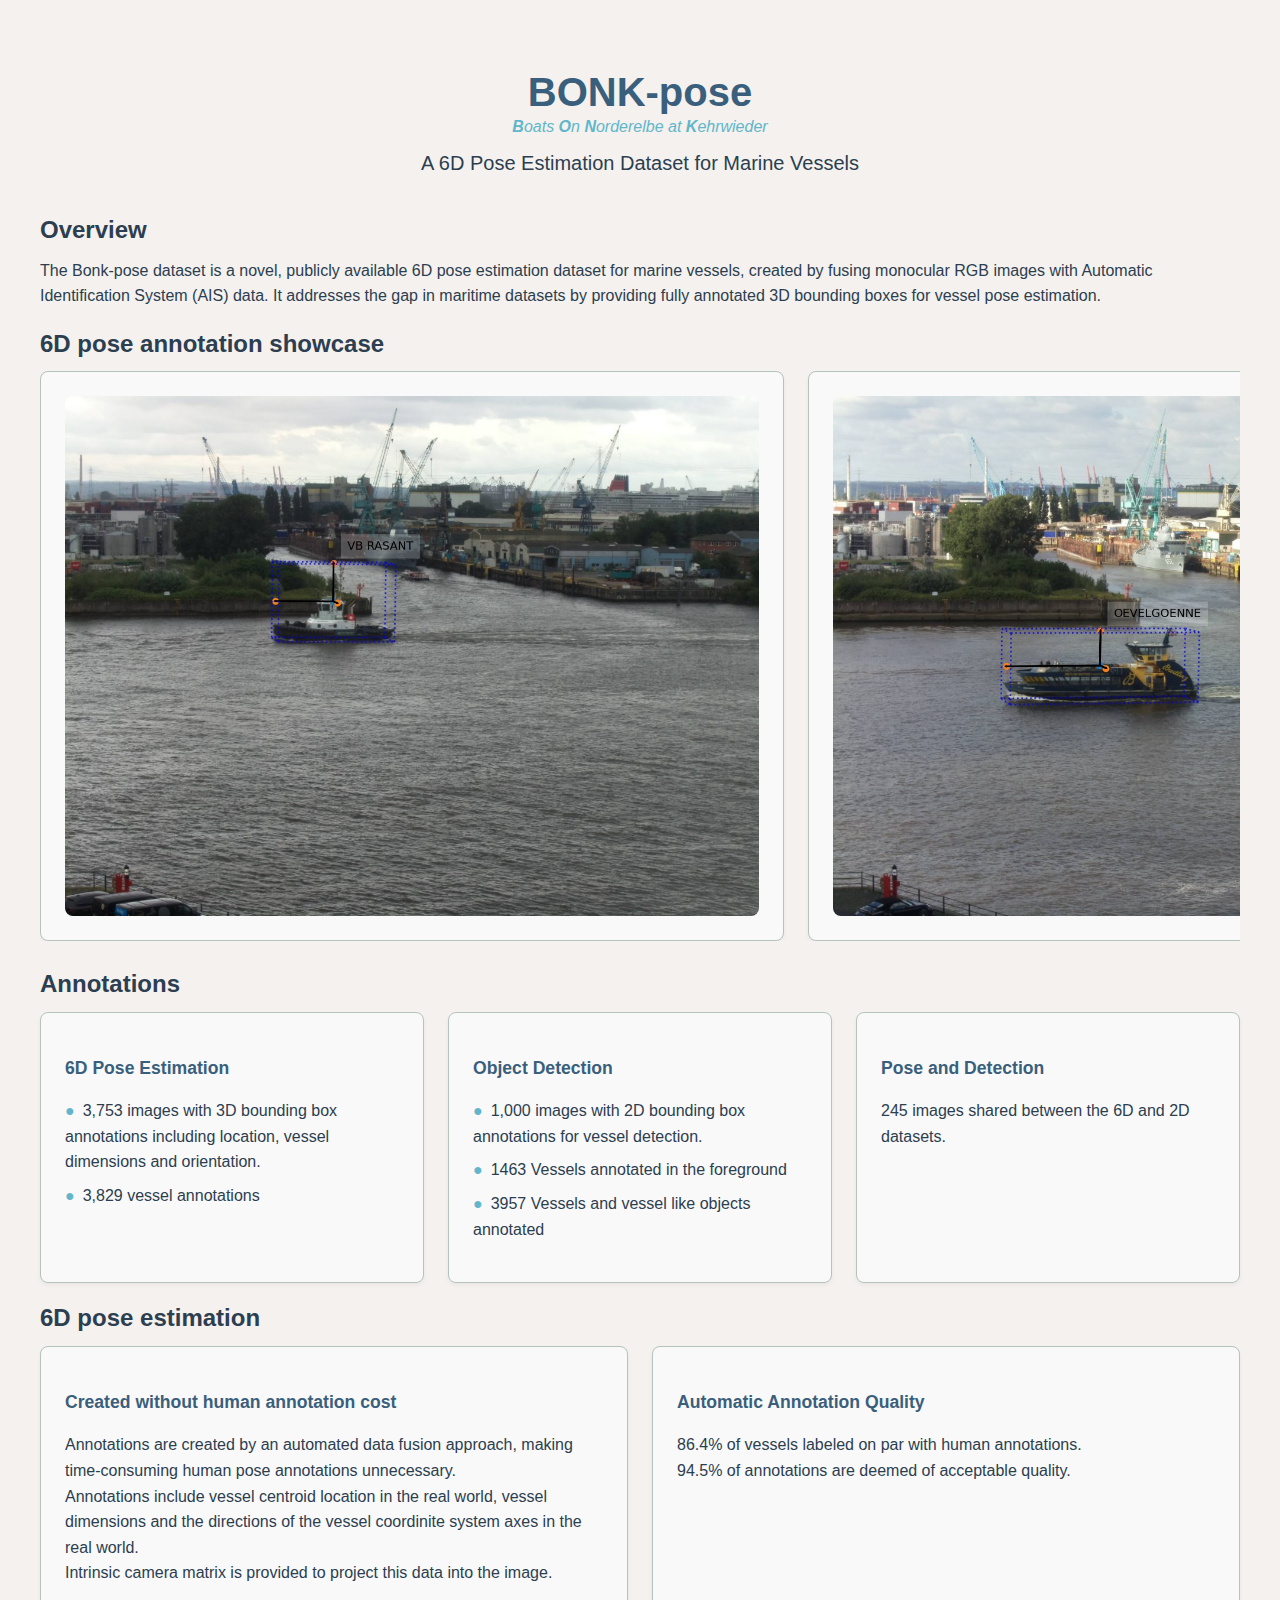
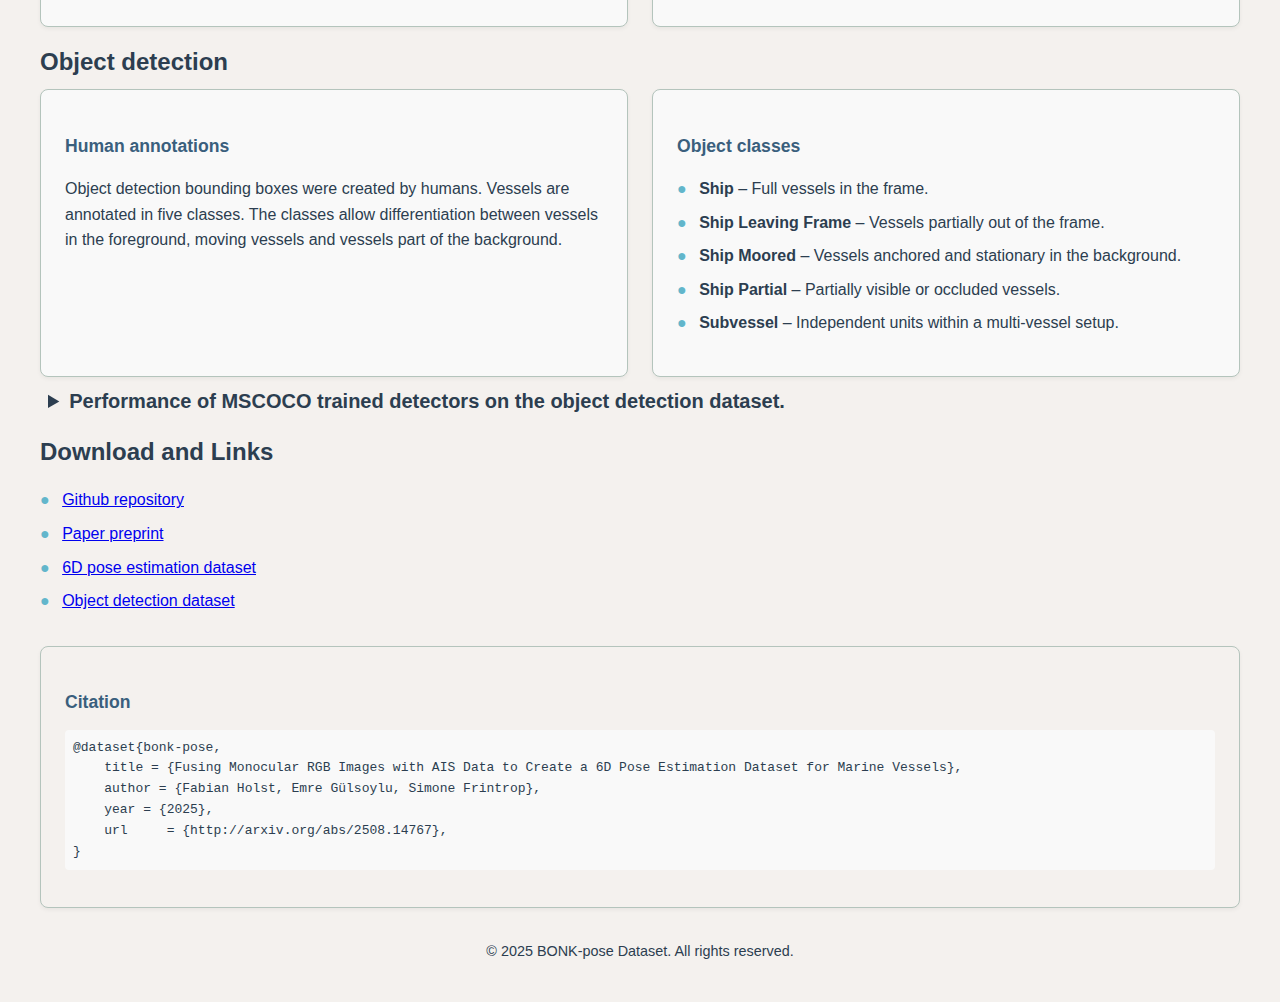
<file: www/index.html>
<!-- index.html -->
<!DOCTYPE html>
<html lang="en">

<head>
    <meta charset="UTF-8" />
    <meta name="viewport" content="width=device-width, initial-scale=1.0" />
    <title>Bonk-pose Dataset</title>
    <link rel="stylesheet" href="css/styles.css" />
    <link rel="icon" href="assets/icons/favicon.ico" />
</head>

<body>
    <div class="dataset-intro">
        <header class="dataset-intro__header">
            <div class="dataset-dataset-intro__header_logo_and_title">
                <a href="/BONK-pose">
                    <img src="assets/icons/Logo.svg" alt="BONK-pose Logo" class="dataset-intro__logo" />
                </a>
                <div>
                    <h1 class="dataset-intro__title">BONK-pose</h1>
                    <p class="dataset-intro__abbreviation"><b>B</b>oats <b>O</b>n <b>N</b>orderelbe at <b>K</b>ehrwieder
                    </p>
                </div>
            </div>
            <p class="dataset-intro__subtitle">A 6D Pose Estimation Dataset for Marine Vessels</p>
        </header>

        <section>
            <h2 class="dataset-intro__section-title">Overview</h2>
            <p class="dataset-intro__section-text">
                The Bonk-pose dataset is a novel, publicly available 6D pose estimation dataset for marine vessels,
                created by fusing monocular RGB images with Automatic Identification System (AIS) data. It addresses the
                gap in maritime datasets by providing fully annotated 3D bounding boxes for vessel pose estimation.
            </p>
        </section>

        <section>
            <h2 class="dataset-intro__section-title">6D pose annotation showcase</h2>
            <div class="dataset-intro__image-grid">
                <div class="dataset-intro__card">
                    <div class="dataset-intro__image-container">
                        <img src="assets/images/6D_dataset_result_samples/1.jpeg" alt="Image 1"
                            class="dataset-intro__card-image">
                    </div>
                </div>
                <div class="dataset-intro__card">
                    <div class="dataset-intro__image-container">
                        <img src="assets/images/6D_dataset_result_samples/2.jpeg" alt="Image 2"
                            class="dataset-intro__card-image">
                    </div>
                </div>
                <div class="dataset-intro__card">
                    <div class="dataset-intro__image-container">
                        <img src="assets/images/6D_dataset_result_samples/3.jpeg" alt="Image 3"
                            class="dataset-intro__card-image" loading="lazy">
                    </div>
                </div>
                <div class="dataset-intro__card">
                    <div class="dataset-intro__image-container">
                        <img src="assets/images/6D_dataset_result_samples/4.jpeg" alt="Image 4"
                            class="dataset-intro__card-image" loading="lazy">
                    </div>
                </div>
                <div class="dataset-intro__card">
                    <div class="dataset-intro__image-container">
                        <img src="assets/images/6D_dataset_result_samples/6.jpeg" alt="Image 6"
                            class="dataset-intro__card-image" loading="lazy">
                    </div>
                </div>
                <div class="dataset-intro__card">
                    <div class="dataset-intro__image-container">
                        <img src="assets/images/6D_dataset_result_samples/7.jpeg" alt="Image 7"
                            class="dataset-intro__card-image" loading="lazy">
                    </div>
                </div>
                <div class="dataset-intro__card">
                    <div class="dataset-intro__image-container">
                        <img src="assets/images/6D_dataset_result_samples/8.jpeg" alt="Image 8"
                            class="dataset-intro__card-image" loading="lazy">
                    </div>
                </div>
                <div class="dataset-intro__card">
                    <div class="dataset-intro__image-container">
                        <img src="assets/images/6D_dataset_result_samples/9.jpeg" alt="Image 9"
                            class="dataset-intro__card-image" loading="lazy">
                    </div>
                </div>
                <div class="dataset-intro__card">
                    <div class="dataset-intro__image-container">
                        <img src="assets/images/6D_dataset_result_samples/10.jpeg" alt="Image 10"
                            class="dataset-intro__card-image" loading="lazy">
                    </div>
                </div>
                <div class="dataset-intro__card">
                    <div class="dataset-intro__image-container">
                        <img src="assets/images/6D_dataset_result_samples/11.jpeg" alt="Image 11"
                            class="dataset-intro__card-image " loading="lazy">
                    </div>
                </div>
            </div>
        </section>

        <section>
            <h2 class="dataset-intro__section-title">Annotations</h2>
            <div class="dataset-intro__cards-grid">
                <div class="dataset-intro__card">
                    <h3 class="dataset-intro__card-title">6D Pose Estimation</h3>
                    <ul class="dataset-intro__list">
                        <li class="dataset-intro__list-item">3,753 images with 3D bounding box annotations including
                            location, vessel dimensions and orientation.</li>
                        <li class="dataset-intro__list-item">3,829 vessel annotations</li>
                    </ul>
                </div>
                <div class="dataset-intro__card">
                    <h3 class="dataset-intro__card-title">Object Detection</h3>
                    <ul class="dataset-intro__list">
                        <li class="dataset-intro__list-item">1,000 images with 2D bounding box annotations for vessel
                            detection.</li>
                        <li class="dataset-intro__list-item">1463 Vessels annotated in the foreground</li>
                        <li class="dataset-intro__list-item">3957 Vessels and vessel like objects annotated</li>
                    </ul>
                </div>
                <div class="dataset-intro__card">
                    <h3 class="dataset-intro__card-title">Pose and Detection</h3>
                    <p class="dataset-intro__card-text">245 images shared between the 6D and 2D datasets.</p>
                </div>
            </div>
        </section>

        <section>
            <h2 class="dataset-intro__section-title">6D pose estimation</h2>
            <div class="dataset-intro__cards-grid">
                <div class="dataset-intro__card">
                    <h3 class="dataset-intro__card-title">Created without human annotation cost</h3>
                    <p class="dataset-intro__card-text">Annotations are created by an automated data fusion approach,
                        making time-consuming human pose annotations unnecessary.<br> Annotations include vessel
                        centroid location in the real world, vessel dimensions and the directions of the vessel
                        coordinite system axes in the real world. <br> Intrinsic camera matrix is provided to project
                        this data into the image.</p>
                </div>
                <div class="dataset-intro__card">
                    <h3 class="dataset-intro__card-title">Automatic Annotation Quality</h3>
                    <p class="dataset-intro__card-text">86.4% of vessels labeled on par with human annotations.<br>94.5%
                        of annotations are deemed of acceptable quality.</p>
                </div>
            </div>
        </section>
        <section>
            <h2 class="dataset-intro__section-title">Object detection</h2>
            <div class="dataset-intro__cards-grid">
                <div class="dataset-intro__card">
                    <h3 class="dataset-intro__card-title">Human annotations</h3>
                    <p class="dataset-intro__card-text">Object detection bounding boxes were created by humans. Vessels
                        are annotated in five classes. The classes allow differentiation between vessels in the
                        foreground, moving vessels and vessels part of the background.</p>
                </div>
                <div class="dataset-intro__card">
                    <h3 class="dataset-intro__card-title">Object classes</h3>
                    <ul class="dataset-intro__list">
                        <li class="dataset-intro__list-item">
                            <strong>Ship</strong> – Full vessels in the frame.
                        </li>
                        <li class="dataset-intro__list-item">
                            <strong>Ship Leaving Frame</strong> – Vessels partially out of the frame.
                        </li>
                        <li class="dataset-intro__list-item">
                            <strong>Ship Moored</strong> – Vessels anchored and stationary in the background.
                        </li>
                        <li class="dataset-intro__list-item">
                            <strong>Ship Partial</strong> – Partially visible or occluded vessels.
                        </li>
                        <li class="dataset-intro__list-item">
                            <strong>Subvessel</strong> – Independent units within a multi-vessel setup.
                        </li>
                    </ul>
                </div>
            </div>
            <details class="dataset-intro__summery">
                <summary class="dataset-intro__summery-heading">Performance of MSCOCO trained detectors on the object
                    detection dataset.</summary>
                <div class="dataset-intro__summery-details">
                    <h3 class="dataset-intro__section-subtitle">Detector performance on vessels in the foreground</h3>
                    <div class=" dataset-intro__cards-grid dataset-intro_metric_cards-grid ">
                        <div class="dataset-intro__detector-card">
                            <h4 class="dataset-intro__detector-card-title">YOLOX-X</h4>
                            <ul class="dataset-intro__detector-metric">
                                <li class="dataset-intro__detector-metric">mAP@0.5:95: 0.626</li>
                                <li class="dataset-intro__detector-metric">mAP@0.5: 0.805</li>
                                <li class="dataset-intro__detector-metric">AR: 0.756</li>
                            </ul>
                        </div>
                        <div class="dataset-intro__detector-card">
                            <h4 class="dataset-intro__detector-card-title">YOLOX-L</h4>
                            <ul class="dataset-intro__detector-metric">
                                <li class="dataset-intro__detector-metric">mAP@0.5:95: 0.603</li>
                                <li class="dataset-intro__detector-metric">mAP@0.5: 0.794</li>
                                <li class="dataset-intro__detector-metric">AR: 0.746</li>
                            </ul>
                        </div>
                        <div class="dataset-intro__detector-card">
                            <h4 class="dataset-intro__detector-card-title">YOLOX-S</h4>
                            <ul class="dataset-intro__detector-metric">
                                <li class="dataset-intro__detector-metric">mAP@0.5:95: 0.542</li>
                                <li class="dataset-intro__detector-metric">mAP@0.5: 0.764</li>
                                <li class="dataset-intro__detector-metric">AR: 0.698</li>
                            </ul>
                        </div>
                        <div class="dataset-intro__detector-card">
                            <h4 class="dataset-intro__detector-card-title">YOLOv3</h4>
                            <ul class="dataset-intro__detector-metric">
                                <li class="dataset-intro__detector-metric">mAP@0.5:95: 0.379</li>
                                <li class="dataset-intro__detector-metric">mAP@0.5: 0.659</li>
                                <li class="dataset-intro__detector-metric">AR: 0.549</li>
                            </ul>
                        </div>
                        <div class="dataset-intro__detector-card">
                            <h4 class="dataset-intro__detector-card-title">DETR</h4>
                            <ul class="dataset-intro__detector-metric">
                                <li class="dataset-intro__detector-metric">mAP@0.5:95: 0.451</li>
                                <li class="dataset-intro__detector-metric">mAP@0.5: 0.696</li>
                                <li class="dataset-intro__detector-metric">AR: 0.645</li>
                            </ul>
                        </div>
                        <div class="dataset-intro__detector-card">
                            <h4 class="dataset-intro__detector-card-title">Def. DETR</h4>
                            <ul class="dataset-intro__detector-metric">
                                <li class="dataset-intro__detector-metric">mAP@0.5:95: 0.510</li>
                                <li class="dataset-intro__detector-metric">mAP@0.5: 0.737</li>
                                <li class="dataset-intro__detector-metric">AR: 0.703</li>
                            </ul>
                        </div>
                        <div class="dataset-intro__detector-card">
                            <h4 class="dataset-intro__detector-card-title">Def. DETR 2-Stage</h4>
                            <ul class="dataset-intro__detector-metric">
                                <li class="dataset-intro__detector-metric">mAP@0.5:95: 0.585</li>
                                <li class="dataset-intro__detector-metric">mAP@0.5: 0.775</li>
                                <li class="dataset-intro__detector-metric">AR: 0.761</li>
                            </ul>
                        </div>
                        <div class="dataset-intro__detector-card">
                            <h4 class="dataset-intro__detector-card-title">Cascade R-CNN r50</h4>
                            <ul class="dataset-intro__detector-metric">
                                <li class="dataset-intro__detector-metric">mAP@0.5:95: 0.511</li>
                                <li class="dataset-intro__detector-metric">mAP@0.5: 0.725</li>
                                <li class="dataset-intro__detector-metric">AR: 0.680</li>
                            </ul>
                        </div>
                    </div>
                    <h3 class="dataset-intro__section-subtitle">Detector performance on All Vessel-like Objects</h3>
                    <div class="dataset-intro__cards-grid dataset-intro_metric_cards-grid">
                        <div class="dataset-intro__detector-card">
                            <h4 class="dataset-intro__detector-card-title">YOLOX-X</h4>
                            <ul class="dataset-intro__detector-metric">
                                <li class="dataset-intro__detector-metric">mAP@0.5:95: 0.398</li>
                                <li class="dataset-intro__detector-metric">mAP@0.5: 0.588</li>
                                <li class="dataset-intro__detector-metric">AR: 0.514</li>
                            </ul>
                        </div>
                        <div class="dataset-intro__detector-card">
                            <h4 class="dataset-intro__detector-card-title">YOLOX-L</h4>
                            <ul class="dataset-intro__detector-metric">
                                <li class="dataset-intro__detector-metric">mAP@0.5:95: 0.363</li>
                                <li class="dataset-intro__detector-metric">mAP@0.5: 0.550</li>
                                <li class="dataset-intro__detector-metric">AR: 0.473</li>
                            </ul>
                        </div>
                        <div class="dataset-intro__detector-card">
                            <h4 class="dataset-intro__detector-card-title">YOLOX-S</h4>
                            <ul class="dataset-intro__detector-metric">
                                <li class="dataset-intro__detector-metric">mAP@0.5:95: 0.277</li>
                                <li class="dataset-intro__detector-metric">mAP@0.5: 0.457</li>
                                <li class="dataset-intro__detector-metric">AR: 0.429</li>
                            </ul>
                        </div>
                        <div class="dataset-intro__detector-card">
                            <h4 class="dataset-intro__detector-card-title">YOLOv3</h4>
                            <ul class="dataset-intro__detector-metric">
                                <li class="dataset-intro__detector-metric">mAP@0.5:95: 0.232</li>
                                <li class="dataset-intro__detector-metric">mAP@0.5: 0.476</li>
                                <li class="dataset-intro__detector-metric">AR: 0.332</li>
                            </ul>
                        </div>
                        <div class="dataset-intro__detector-card">
                            <h4 class="dataset-intro__detector-card-title">DETR</h4>
                            <ul class="dataset-intro__detector-metric">
                                <li class="dataset-intro__detector-metric">mAP@0.5:95: 0.278</li>
                                <li class="dataset-intro__detector-metric">mAP@0.5: 0.513</li>
                                <li class="dataset-intro__detector-metric">AR: 0.398</li>
                            </ul>
                        </div>
                        <div class="dataset-intro__detector-card">
                            <h4 class="dataset-intro__detector-card-title">Def. DETR</h4>
                            <ul class="dataset-intro__detector-metric">
                                <li class="dataset-intro__detector-metric">mAP@0.5:95: 0.337</li>
                                <li class="dataset-intro__detector-metric">mAP@0.5: 0.562</li>
                                <li class="dataset-intro__detector-metric">AR: 0.447</li>
                            </ul>
                        </div>
                        <div class="dataset-intro__detector-card">
                            <h4 class="dataset-intro__detector-card-title">Def. DETR 2-Stage</h4>
                            <ul class="dataset-intro__detector-metric">
                                <li class="dataset-intro__detector-metric">mAP@0.5:95: 0.372</li>
                                <li class="dataset-intro__detector-metric">mAP@0.5: 0.571</li>
                                <li class="dataset-intro__detector-metric">AR: 0.531</li>
                            </ul>
                        </div>
                        <div class="dataset-intro__detector-card">
                            <h4 class="dataset-intro__detector-card-title">Cascade R-CNN r50</h4>
                            <ul class="dataset-intro__detector-metric">
                                <li class="dataset-intro__detector-metric">mAP@0.5:95: 0.309</li>
                                <li class="dataset-intro__detector-metric">mAP@0.5: 0.527</li>
                                <li class="dataset-intro__detector-metric">AR: 0.427</li>
                            </ul>
                        </div>
                    </div>
                </div>
            </details>
        </section>


        <section class="dataset-intro__section--availability">
            <h2 class="dataset-intro__section-title">Download and Links</h2>
            <ul class="dataset-intro__list">
                <li class="dataset-intro__list-item">
                    <a href="https://github.com/FabianHolst/BONK-pose">Github repository</a>
                </li>
                <li class="dataset-intro__list-item">
                    <a href="http://arxiv.org/abs/2508.14767">Paper preprint</a>
                </li>
                <li class="dataset-intro__list-item">
                    <a href="/BONK-pose/6d_pose_estimation_dataset">6D pose estimation dataset</a>
                </li>
                <li class="dataset-intro__list-item">
                    <a href="/BONK-pose/object_detection_dataset">Object detection dataset</a>
                </li>
            </ul>

            <div class="dataset-intro__citation">
                <h3 class="dataset-intro__citation-title">Citation</h3>
                <pre class="dataset-intro__citation-text">
@dataset{bonk-pose,
    title = {Fusing Monocular RGB Images with AIS Data to Create a 6D Pose Estimation Dataset for Marine Vessels},
    author = {Fabian Holst, Emre Gülsoylu, Simone Frintrop},
    year = {2025},
    url     = {http://arxiv.org/abs/2508.14767},
}             </pre>
            </div>
        </section>

        <footer class="dataset-intro__footer">
            <p class="dataset-intro__footer-text">© 2025 BONK-pose Dataset. All rights reserved.</p>
        </footer>
    </div>
</body>

</html>
</file>
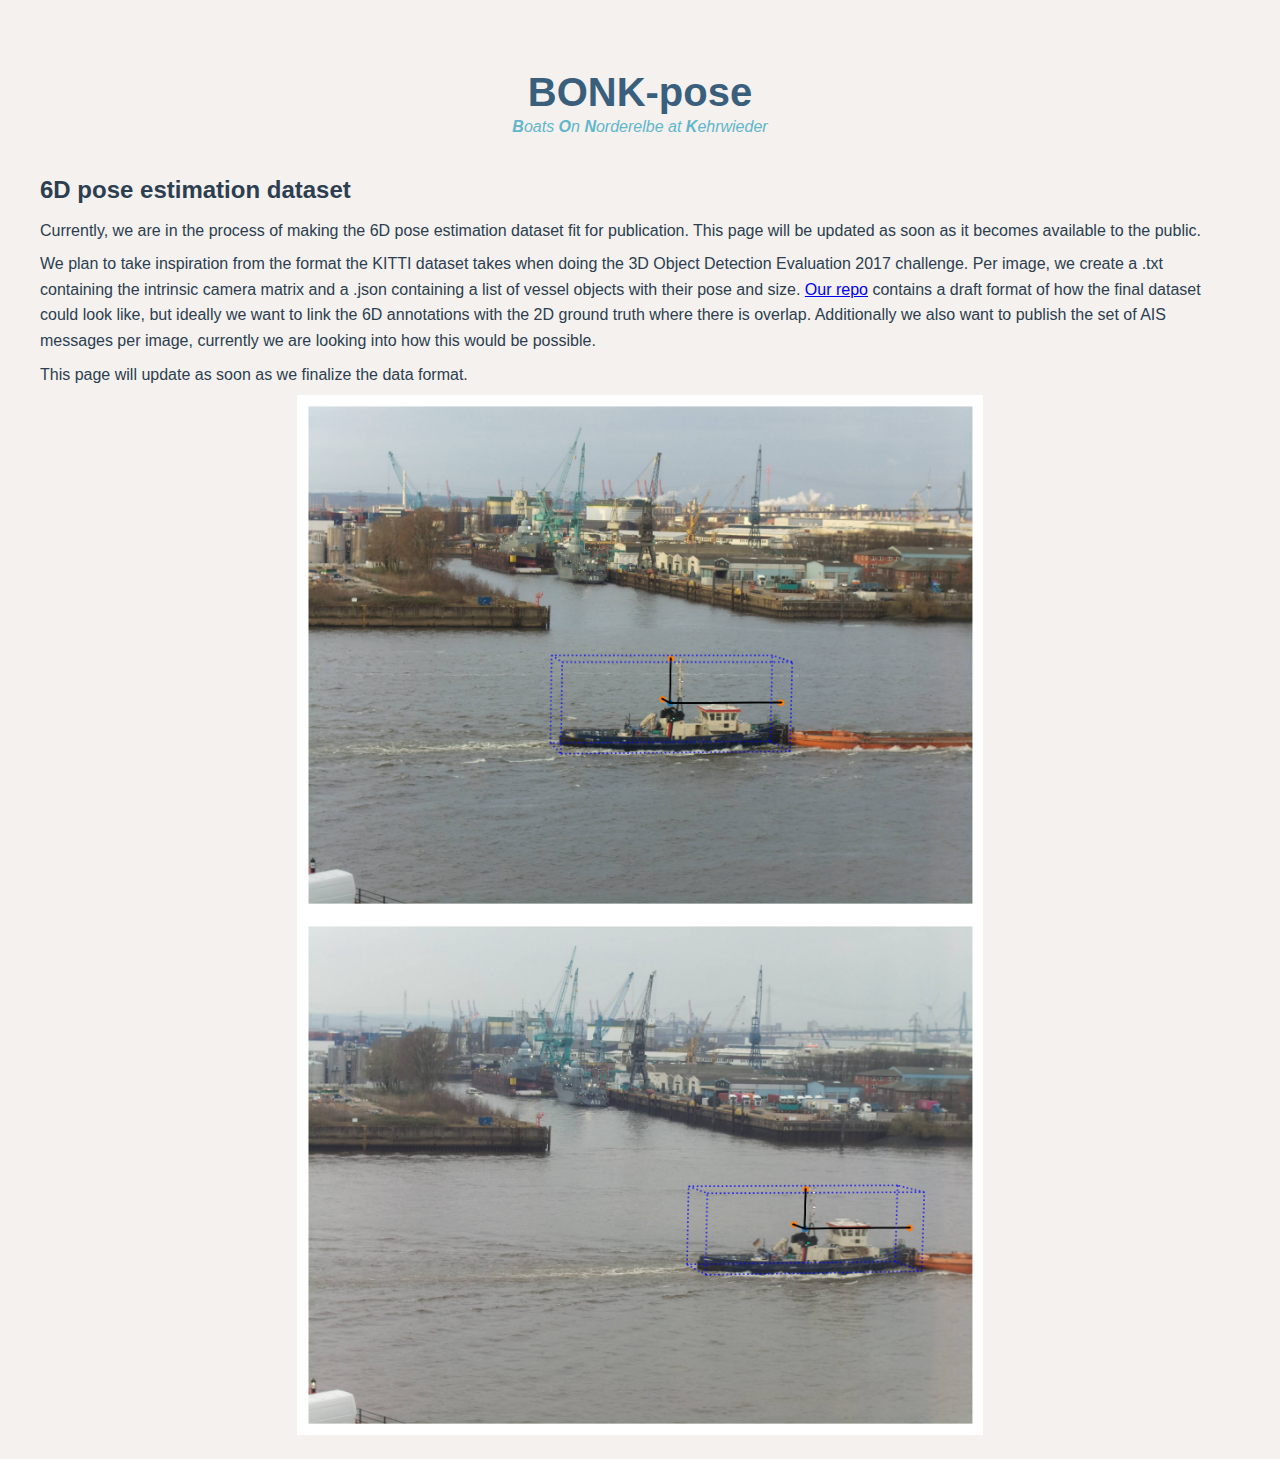
<file: www/6d_pose_estimation_dataset.html>
<!-- index.html -->
<!DOCTYPE html>
<html lang="en">

<head>
    <meta charset="UTF-8" />
    <meta name="viewport" content="width=device-width, initial-scale=1.0" />
    <meta name="description" content="Website for the BONK-pose dataset - Fabian Holst">
    <title>Bonk-pose Dataset</title>
    <link rel="stylesheet" href="css/styles.css" />
    <link rel="icon" href="assets/icons/favicon.ico" />
</head>

<body>
    <div class="dataset-intro">
        <header class="dataset-intro__header">
            <div class="dataset-dataset-intro__header_logo_and_title">
                <a href="/BONK-pose">
                    <img src="assets/icons/Logo.svg" alt="BONK-pose Logo" class="dataset-intro__logo" /></a>
                <div>
                    <h1 class="dataset-intro__title">BONK-pose</h1>
                    <p class="dataset-intro__abbreviation"><b>B</b>oats <b>O</b>n <b>N</b>orderelbe at <b>K</b>ehrwieder
                    </p>
                </div>
            </div>
        </header>
        <section>
            <h2 class="dataset-intro__section-title">6D pose estimation dataset</h2>
            <p class="dataset-intro__section-text">
                Currently, we are in the process of making the 6D pose estimation dataset fit for publication. This page
                will be updated as soon as it becomes available to the public.
            </p>
            <p class="dataset-intro__section-text">
                We plan to take inspiration from the format the KITTI dataset takes when doing the 3D Object Detection
                Evaluation 2017 challenge.
                Per image, we create a .txt containing the intrinsic camera matrix and a .json containing a list of
                vessel objects with their pose and size.
                <a href="https://github.com/FabianHolst/BONK-pose/tree/master/datasets/6D_pose_estimation">Our repo</a>
                contains a draft format of how the final dataset
                could look like, but ideally we want to link the 6D annotations with the 2D ground truth where there is
                overlap. Additionally we also want to publish the set of AIS messages per image, currently we are
                looking into how this would be possible.
            </p>
            <p class="dataset-intro__section-text">
                This page will update as soon as we finalize the data format.
            </p>

            <div class="dataset-intro__image-container">
                <img src="assets/images/6D_dataset_result_samples/PoseSample1.png" alt="Visualised pose of the provided sample1"
                    class="dataset-intro__card-image " >
            </div>
            <div class="dataset-intro__image-container">
                <img src="assets/images/6D_dataset_result_samples/PoseSample2.png" alt="Visualised pose of the provided sample2"
                    class="dataset-intro__card-image " >
            </div>
        </section>
    </div>
</body>

</html>
</file>
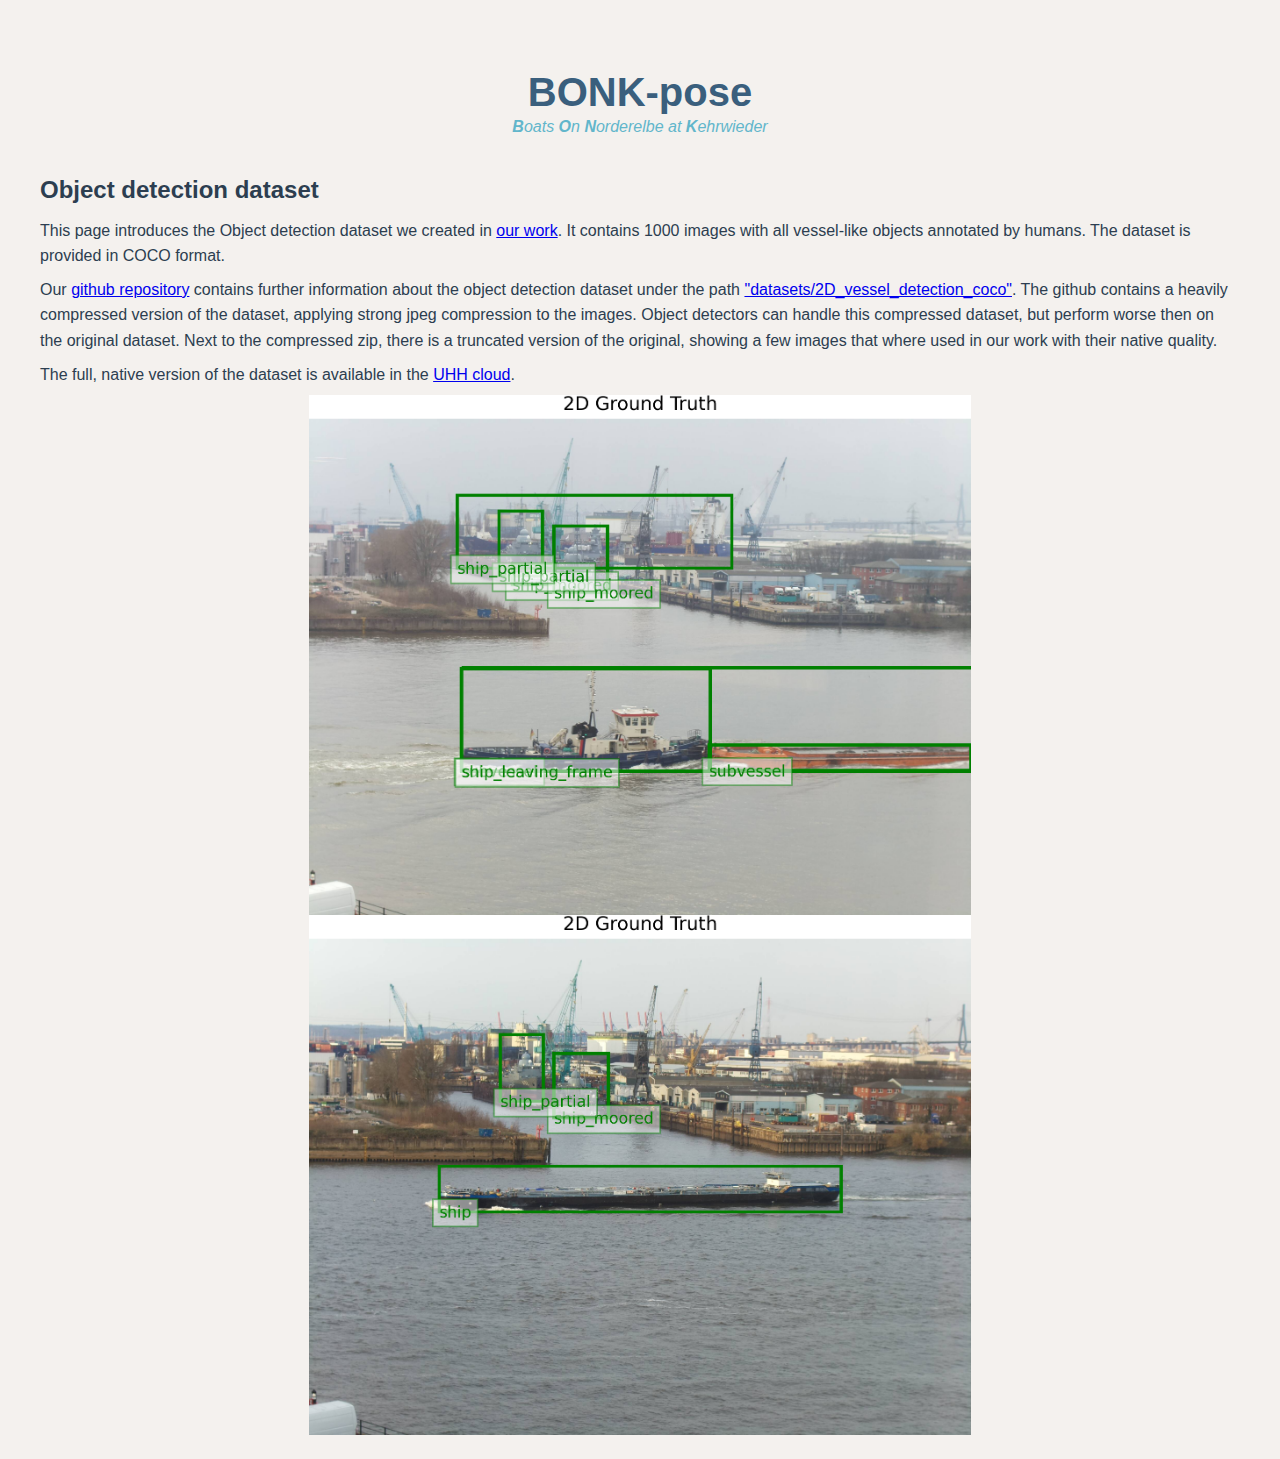
<file: www/object_detection_dataset.html>
<!-- index.html -->
<!DOCTYPE html>
<html lang="en">

<head>
    <meta charset="UTF-8" />
    <meta name="viewport" content="width=device-width, initial-scale=1.0" />
    <title>Bonk-pose Dataset</title>
    <link rel="stylesheet" href="css/styles.css" />
    <link rel="icon" href="assets/icons/favicon.ico" />
</head>

<body>
    <div class="dataset-intro">
        <header class="dataset-intro__header">
            <div class="dataset-dataset-intro__header_logo_and_title">
                <a href="/BONK-pose">
                    <img src="assets/icons/Logo.svg" alt="BONK-pose Logo" class="dataset-intro__logo" />
                </a>
                <div>
                    <h1 class="dataset-intro__title">BONK-pose</h1>
                    <p class="dataset-intro__abbreviation"><b>B</b>oats <b>O</b>n <b>N</b>orderelbe at <b>K</b>ehrwieder
                    </p>
                </div>
            </div>
        </header>
        <section>
            <h2 class="dataset-intro__section-title">Object detection dataset</h2>
            <p class="dataset-intro__section-text">
                This page introduces the Object detection dataset we created in <a
                    href="http://arxiv.org/abs/2508.14767"> our work</a>. It contains 1000 images with all vessel-like
                objects annotated by humans. The dataset is provided in COCO format.
            </p>
            <p class="dataset-intro__section-text">
                Our <a href="https://github.com/FabianHolst/BONK-pose">github repository</a> contains further
                information
                about the object detection dataset under the path <a
                    href="https://github.com/FabianHolst/BONK-pose/tree/master/datasets/2D_vessel_detection_coco">"datasets/2D_vessel_detection_coco"</a>.
                The github contains a heavily compressed version of the dataset, applying strong jpeg compression to the
                images. Object detectors can handle this compressed dataset, but perform worse then on the original
                dataset.
                Next to the compressed zip, there is a truncated version of the original, showing a few images that
                where
                used in our work with their native quality.</p>
            <p class="dataset-intro__section-text">
                The full, native version of the dataset is available in the <a
                    href="https://cloud.uni-hamburg.de/s/RRekicGgcwqmGJs">UHH cloud</a>.
            </p>
            <div class="dataset-intro__image-container">
                <img src="assets/images/2D_dataset_samples/GT_anno1.png" alt="Visualised ground truth in sample image"
                    class="dataset-intro__card-image " >
            </div>
            <div class="dataset-intro__image-container">
                <img src="assets/images/2D_dataset_samples/GT_anno2.png" alt="Visualised ground truth in sample image"
                    class="dataset-intro__card-image ">
            </div>
        </section>
    </div>
</body>

</html>
</file>
<file: www/css/styles.css>
:root {
    --color-primary: #3A5F7D;
    --color-secondary: #62B6CB;
    --color-accent: #A4D4D6;
    --color-text: #2C3E50;
    --color-bg: #F4F1EE;
    --color-border: #B4C4BC;
    --color-white: #f9f9f9;
    --font-sans: 'Segoe UI', Tahoma, Geneva, Verdana, sans-serif;
    --spacing-xs: 0.5rem;
    --spacing-sm: 1rem;
    --spacing-md: 1.5rem;
    --spacing-lg: 2rem;
}

/* Base Styles */
body {
    margin: 0;
    font-family: var(--font-sans);
    background-color: var(--color-bg);
    color: var(--color-text);
    line-height: 1.6;
}

/* Layout Components */
.dataset-intro {
    max-width: 1200px;
    margin: 0 auto;
    padding: var(--spacing-md);
}

/* Header Components */
.dataset-intro__header {
    text-align: center;
    margin-bottom: var(--spacing-lg);
}

.dataset-intro__title {
    font-size: 2.5rem;
    margin: 0;
    color: var(--color-primary);
}

.dataset-intro__abbreviation {
    font-size: 1rem;
    color: var(--color-secondary);
    font-style: italic;
    margin: -10px 0 0 0;
}

/* Responsive Design */
@media (min-width: 768px) {
    .dataset-intro__logo {
        max-width: 200px;
    }

    .dataset-dataset-intro__header_logo_and_title {
        display: flex;
        align-items: center;
        flex-direction: column;
        gap: 10px;
    }
}

@media (max-width: 768px) {
    .dataset-dataset-intro__header_logo_and_title {
        display: flex;
        flex-direction: row;
        align-items: center;
        justify-content: center;
        gap: 10px;
    }

    .dataset-intro__logo {
        height: 5em;
        width: auto;
        object-fit: contain;
    }
}

@media (max-width: 400px) {
    .dataset-intro__logo {
        width: 0;
        visibility: hidden;
    }

    .dataset-intro__abbreviation {
        visibility: hidden;
    }
}

.dataset-intro__subtitle {
    font-size: 1.25rem;
    color: var(--color-text);
    margin-top: var(--spacing-xs);
}

/* Card Components */
.dataset-intro__cards-grid {
    display: grid;
    grid-template-columns: repeat(auto-fit, minmax(250px, 1fr));
    gap: var(--spacing-md);
}

.dataset-intro__card {
    background-color: var(--color-white);
    border: 1px solid var(--color-border);
    padding: var(--spacing-md);
    border-radius: 8px;
    box-shadow: 0 2px 4px rgba(0, 0, 0, 0.05);
}

.dataset-intro__card-title {
    font-size: 1.1rem;
    margin-bottom: var(--spacing-xs);
    color: var(--color-primary);
}

.dataset-intro__card-text {
    font-size: 1rem;
}

.dataset-intro__section-title {
    margin: 16px 0px 8px 0px;
}

.dataset-intro__section-subtitle {
    margin: 8px 0 0 0;
}

.dataset-intro__section-text{
    margin: 8px 0;
}


/* image showcase */
.dataset-intro__image-grid {
    display: flex;
    overflow-x: auto;
    grid-template-columns: repeat(auto-fit, minmax(250px, 1fr));
    gap: var(--spacing-md);
    margin-bottom: var(--spacing-md);
}

.dataset-intro__image-container {
    overflow: hidden;
    border-radius: 8px;
    display: flex;
    align-items: center;
    justify-content: center;
}

.dataset-intro__card-image {
    height: 520px;   
    min-width: 500px; 
    display: block;
}


/* Summery */
.dataset-intro__summery {
    margin: var(--spacing-xs);
}

.dataset-intro__summery-heading {
    font-size: 20px;
    font-weight: 600;
}

.dataset-intro__summery-details {
    margin: 8px 16px;
    border: 1px solid var(--color-border);
    padding: var(--spacing-md);
    border-radius: 8px;
    box-shadow: 0 2px 4px rgba(0, 0, 0, 0.05);
}

/* Metric Cards */
.dataset-intro_metric_cards-grid {
    display: flex;
    overflow-x: auto;
    flex-wrap: nowrap;
    gap: 20px;
    padding: 10px 0;
    scroll-behavior: smooth;
    -webkit-overflow-scrolling: touch;
}

.dataset-intro__detector-card {
    flex: 0 0 auto;
    min-width: 220px;
    background: var(--color-white);
    border: 1px solid var(--color-border);
    border-radius: 6px;
    padding: 16px;
    box-shadow: 0 2px 4px rgba(0, 0, 0, 0.05);
}

.dataset-intro__detector-card-title {
    margin: 0 0 12px;
    font-size: 18px;
    font-weight: 600;
    color: #333;
}

.dataset-intro__detector-metric {
    margin: 0;
    padding: 0;
    list-style: none;
}

.dataset-intro__detector-metric li {
    margin: 6px 0;
    font-size: 14px;
    color: #555;
}


/* List Styles */
.dataset-intro__list {
    list-style: none;
    padding-left: 0;
}

.dataset-intro__list .dataset-intro__list-item::before {
    content: "●";
    color: var(--color-secondary);
    margin-right: var(--spacing-xs);
}

.dataset-intro__list-item {
    margin-bottom: var(--spacing-xs);
    font-size: 1rem;
}

/* Citation Styles */
.dataset-intro__citation {
    margin-top: var(--spacing-lg);
    background-color: var(--color-bg);
    border: 1px solid var(--color-border);
    padding: var(--spacing-md);
    border-radius: 8px;
    box-shadow: 0 2px 4px rgba(0, 0, 0, 0.05);
}

.dataset-intro__citation-title {
    font-size: 1.1rem;
    margin-bottom: var(--spacing-xs);
    color: var(--color-primary);
}

.dataset-intro__citation-text {
    font-family: monospace;
    background-color: var(--color-white);
    padding: var(--spacing-xs);
    border-radius: 4px;
    white-space: pre-wrap;
    word-wrap: break-word;
}

/* Footer */
.dataset-intro__footer {
    margin-top: var(--spacing-lg);
    text-align: center;
    font-size: 0.9rem;
    color: (var(--color-secondary));
}
</file>
